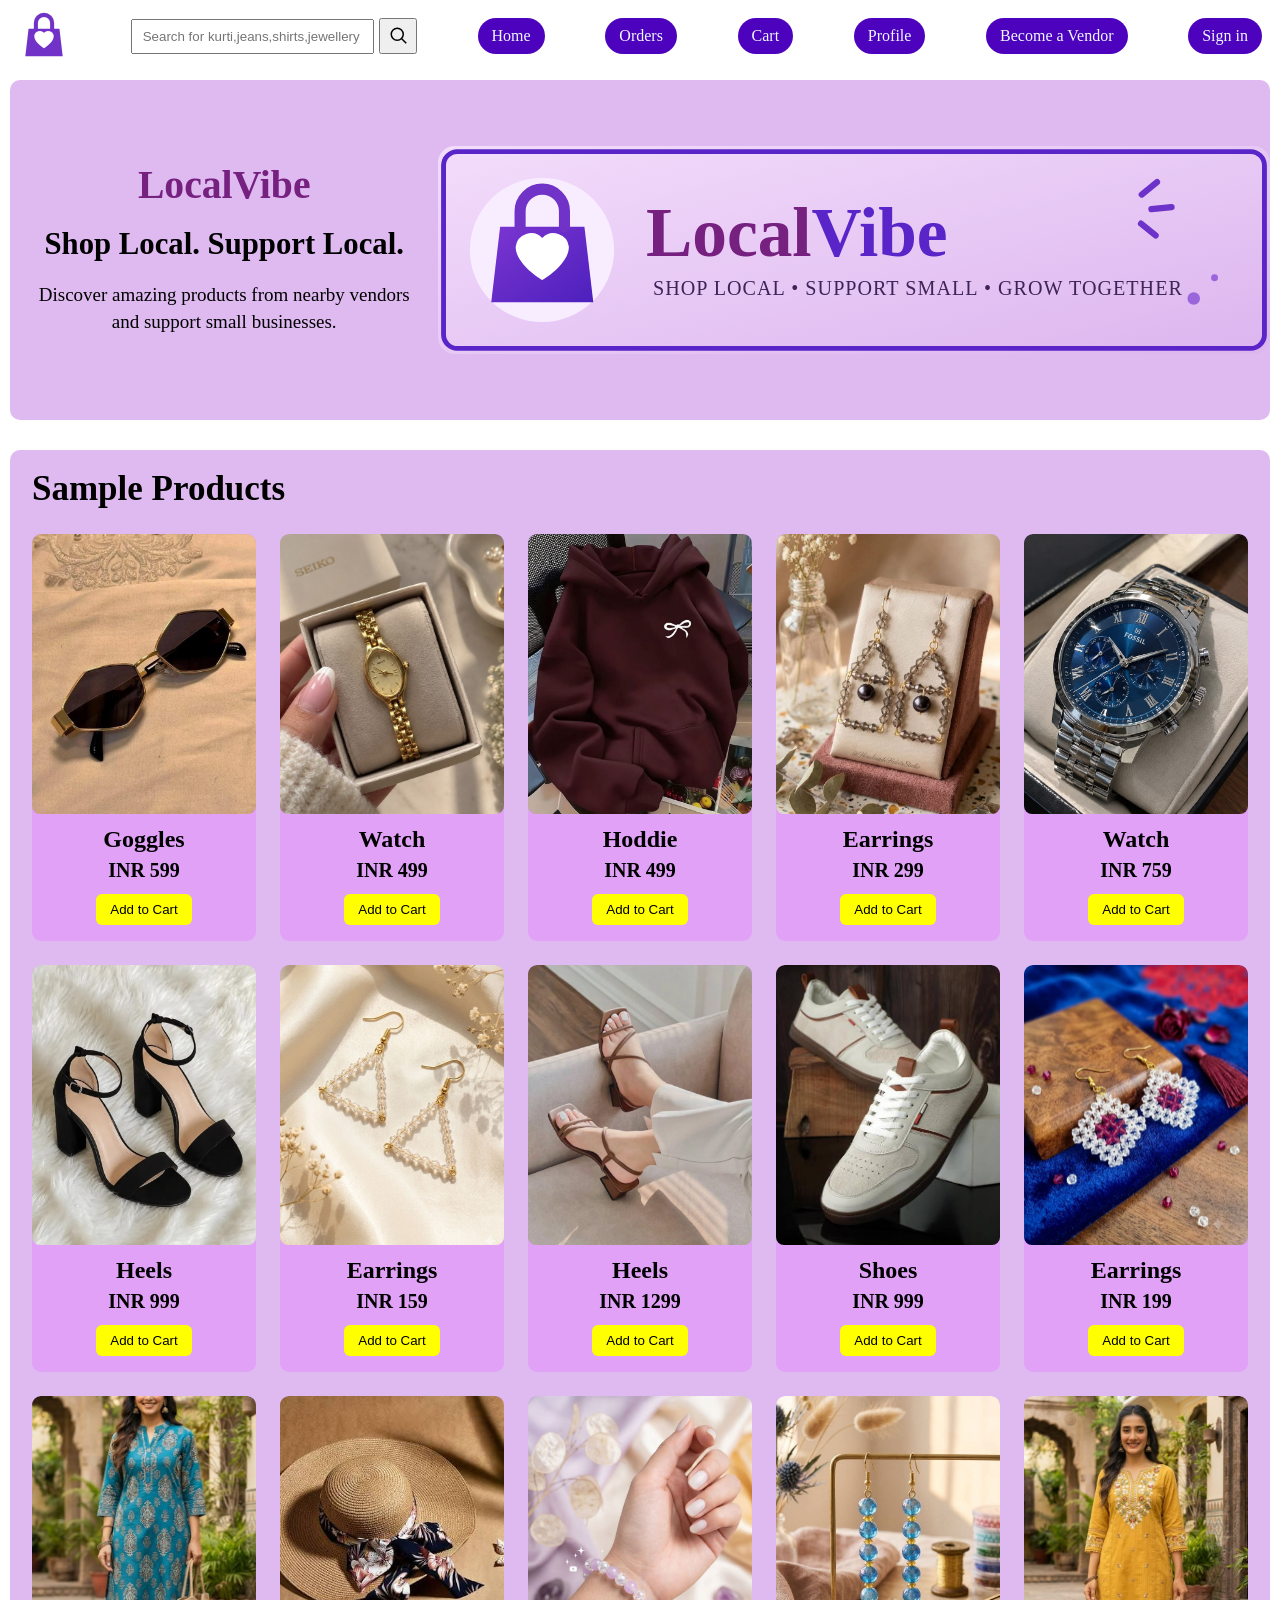
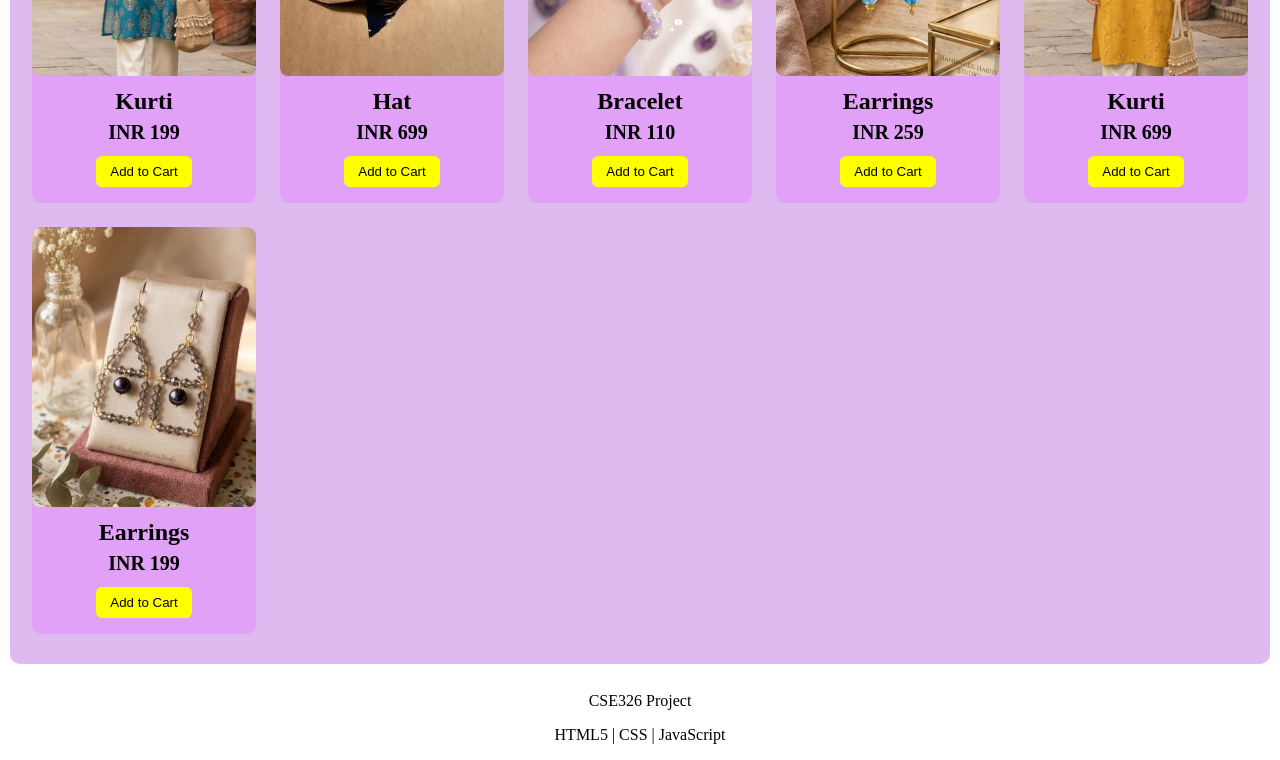
<file: index.html>
<!DOCTYPE html>
<html lang="en">
<head>
    <meta charset="UTF-8">
    <meta name="viewport" content="width=device-width, initial-scale=1.0">
    <meta name="description" content="online shopping of clothes,toys,fashion products,makeup">
    <link rel="stylesheet" href="style.css">
    <link rel="icon" type="image/svg+xml" href="./icon.svg">
    <title>LocalVibe: Online Shopping for Kids,Men,Women,Fashion & many more</title>
</head>
<body>
    <header>
        <nav aria-label="main navigation bar">
            <div class="flex-box">

                <img src="./icon.svg" alt="logo" loading="lazy"><!--width="250px" height="100px"-->
                <div>
                    <form action="/search" method="GET">
                    <input  id='search' type="text" name="q" placeholder="Search for kurti,jeans,shirts,jewellery & many more" id="search-input" autocomplete="off" required></input>
                    <button type="submit" >
                    <svg width="18" height="18" viewBox="0 0 24 24" fill="none" stroke="currentColor" stroke-width="2"><circle cx="11" cy="11" r="8"></circle><line x1="23" y1="23" x2="17" y2="17"></line></svg>
                    </button>
                    </form>
                </div>

                <div class="home"><a class="nav" href=index.html>Home</a> </div>
                <div class="home"><a class="nav" href=orders.html>Orders</a></div>
                <div class="home"><a class="nav" href=cart.html>Cart</a></div>
                <div class="home"><a class="nav" href=profile.html>Profile</a></div>
                <div class="home vendor-menu">
                    <a class="nav" href="vendor_signup.html">Become a Vendor</a>
                    <div class="vendor-dropdown">
                        <a href="vendor_signup.html">Vendor Sign Up</a>
                        <a href="vendor_signin.html">Vendor Sign In</a>
                    </div>
                </div> 
                <div class="home"><a class="nav" href=signin.html>Sign in</a></div>         
            </div>
        </nav>
    </header>

    <section class="flex-box2">
        <div class="xyz">
            <h1>LocalVibe</h1>
            <h2>Shop Local. Support Local.</h2>
            <p>Discover amazing products from nearby vendors and support small businesses.</p>
        </div>
        <div class="hero-image-wrap">
            <img class="hero-banner" src="./poster.svg" alt="LocalVibe - Shop local, support small businesses">
        </div>
    </section>

    
    <section class="products">
        <h2>Sample Products</h2>
        <div class="product_grid">
            <div class="product_card">
                <img src="./image1.jpeg" alt="goggles" loading="lazy">
                <h3>Goggles</h3>
                <p class="price">INR 599</p>
                <button type="button">Add to Cart</button>
            </div>

            <div class="product_card">
                <img src="./image2.jpeg" alt="watch" loading="lazy">
                <h3>Watch</h3>
                <p class="price">INR 499</p>
                <button type="button">Add to Cart</button>
            </div>

            <div class="product_card">
                <img src="./image3.jpeg" alt="Hoddie" loading="lazy">
                <h3>Hoddie</h3>
                <p class="price">INR 499</p>
                <button type="button">Add to Cart</button>
            </div>

            <div class="product_card">
                <img src="./image13.jpeg" alt="Earrings" loading="lazy">
                <h3>Earrings</h3>
                <p class="price">INR 299</p>
                <button type="button">Add to Cart</button>
            </div>

            <div class="product_card">
                <img src="./image4.jpeg" alt="Watch" loading="lazy">
                <h3>Watch</h3>
                <p class="price">INR 759</p>
                <button type="button">Add to Cart</button>
            </div>

            <div class="product_card">
                <img src="./image5.jpeg" alt="Heels" loading="lazy">
                <h3>Heels</h3>
                <p class="price">INR 999</p>
                <button type="button">Add to Cart</button>
            </div>

            <div class="product_card">
                <img src="./image8.jpeg" alt="Earrings" loading="lazy">
                <h3>Earrings</h3>
                <p class="price">INR 159</p>
                <button type="button">Add to Cart</button>
            </div>

            <div class="product_card">
                <img src="./image6.jpeg" alt="Heels" loading="lazy">
                <h3>Heels</h3>
                <p class="price">INR 1299</p>
                <button type="button">Add to Cart</button>
            </div>

            <div class="product_card">
                <img src="./image7.jpeg" alt="Shoes" loading="lazy">
                <h3>Shoes</h3>
                <p class="price">INR 999</p>
                <button type="button">Add to Cart</button>
            </div>

            <div class="product_card">
                <img src="./image11.jpeg" alt="earrings" loading="lazy">
                <h3>Earrings</h3>
                <p class="price">INR 199</p>
                <button type="button">Add to Cart</button>
            </div>

            <div class="product_card">
                <img src="./image15.jpeg" alt="Kurti" loading="lazy">
                <h3>Kurti</h3>
                <p class="price">INR 199</p>
                <button type="button">Add to Cart</button>
            </div>

            <div class="product_card">
                <img src="./image9.jpeg" alt="Hat" loading="lazy">
                <h3>Hat</h3>
                <p class="price">INR 699</p>
                <button type="button">Add to Cart</button>
            </div>

            <div class="product_card">
                <img src="./image10.jpeg" alt="Braclete" loading="lazy">
                <h3>Bracelet</h3>
                <p class="price">INR 110</p>
                <button type="button">Add to Cart</button>
            </div>

            <div class="product_card">
                <img src="./image12.jpeg" alt="earrings" loading="lazy">
                <h3>Earrings</h3>
                <p class="price">INR 259</p>
                <button type="button">Add to Cart</button>
            </div>

            <div class="product_card">
                <img src="./image14.jpeg" alt="Kurti" loading="lazy">
                <h3>Kurti</h3>
                <p class="price">INR 699</p>
                <button type="button">Add to Cart</button>
            </div>

            <div class="product_card">
                <img src="./image13.jpeg" alt="earrings" loading="lazy">
                <h3>Earrings</h3>
                <p class="price">INR 199</p>
                <button type="button">Add to Cart</button>
            </div>
        </div>
    </section>

    <footer style="text-align: center;">
        <p3>CSE326 Project</p3>
        <p>HTML5 | CSS | JavaScript</p>
    </footer>
</body>
</html>
</file>
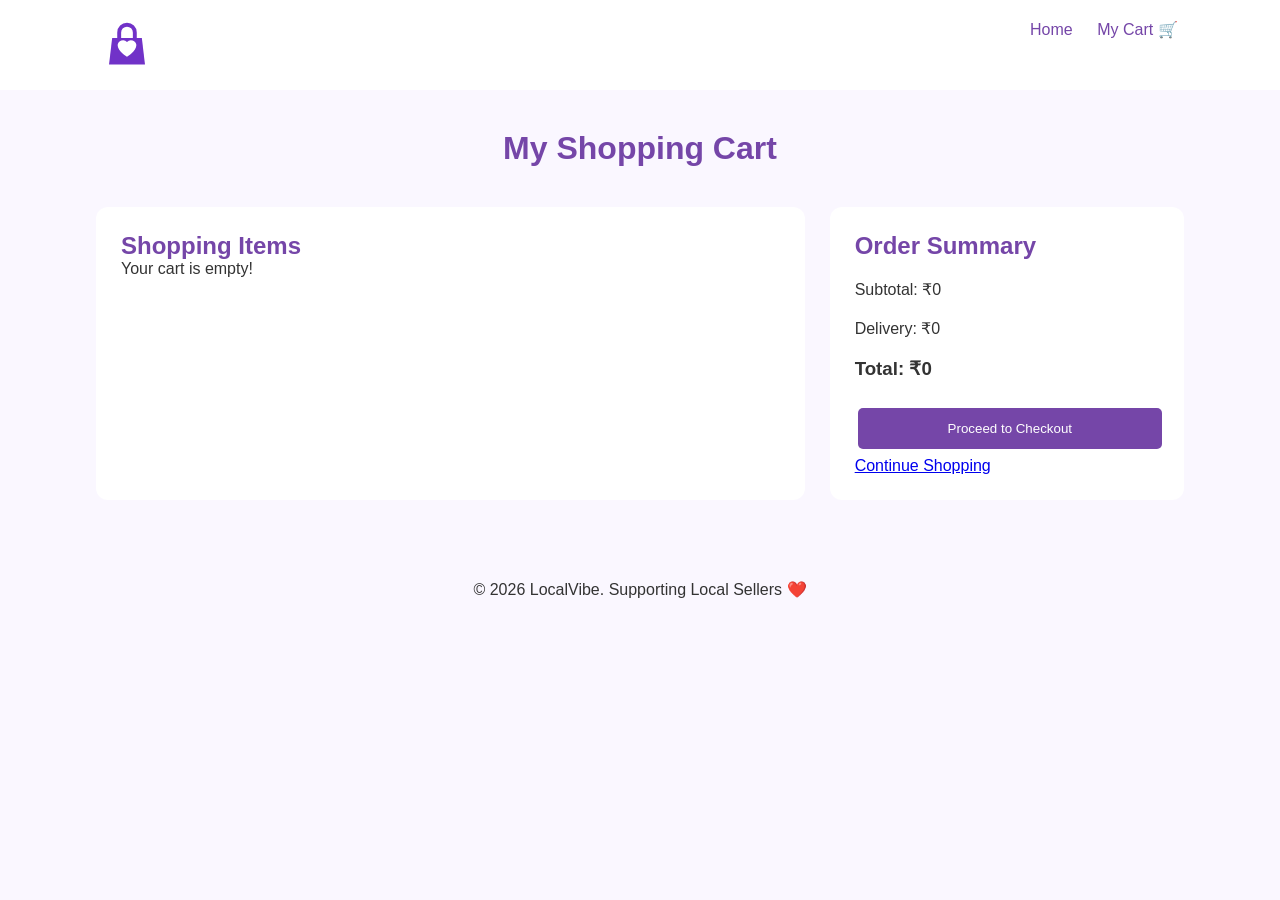
<file: cart.html>
<!DOCTYPE html>
<html lang="en">
<head>
    <meta charset="UTF-8">
    <meta name="viewport" content="width=device-width, initial-scale=1.0">
    <title>LocalVibe - My Cart</title>
</head>

<style>
* {
    margin: 0;
    padding: 0;
    box-sizing: border-box;
}

body {
    font-family: Arial;
    background: #faf7ff;
    color: #333;
}

header {
    background: white;
    padding: 20px 8%;
    display: flex;
    justify-content: space-between;
}

.logo, h1, h2 {
    color: #7546a8;
}

nav a {
    margin-left: 20px;
    text-decoration: none;
    color: #7546a8;
}

h1 {
    text-align: center;
    margin: 40px;
}

.container {
    width: 85%;
    margin: auto;
    display: grid;
    grid-template-columns: 2fr 1fr;
    gap: 25px;
}

.products, .summary {
    background: white;
    padding: 25px;
    border-radius: 12px;
}

.product {
    display: flex;
    gap: 15px;
    padding: 20px 0;
    border-bottom: 1px solid #ddd;
}

.product img {
    width: 90px;
    height: 90px;
    object-fit: cover;
    border-radius: 10px;
}

button {
    background: #7546a8;
    color: white;
    border: none;
    padding: 8px 13px;
    margin: 8px 3px;
    border-radius: 5px;
    cursor: pointer;
}

.remove {
    background: #e05252;
}

.summary p, .summary h3 {
    margin: 20px 0;
}

.summary button {
    width: 100%;
    padding: 13px;
}

footer {
    text-align: center;
    padding: 30px;
    margin-top: 50px;
}

@media(max-width:700px) {
    .container {
        grid-template-columns: 1fr;
    }
}
</style>
</head>

<body>

<header>
    <img src="icon.svg" alt="LocalVibes logo" loading="lazy" height="50px" width="50px">
    <nav>
        <a href="index.html">Home</a>
        <a href="cart.html">My Cart 🛒</a>
    </nav>
</header>

<h1>My Shopping Cart</h1>

<div class="container">

    <div class="products">
        <h2>Shopping Items</h2>
        <div id="cart-items"></div>
    </div>

    <div class="summary">
        <h2>Order Summary</h2>
        <p>Subtotal: ₹<span id="subtotal">0</span></p>
        <p>Delivery: ₹<span id="delivery">0</span></p>
        <h3>Total: ₹<span id="total">0</span></h3>

        <button onclick="checkout()">Proceed to Checkout</button>
        <a href="index.html">Continue Shopping</a>
    </div>

</div>

<footer>© 2026 LocalVibe. Supporting Local Sellers ❤️</footer>

<script>
let cart = JSON.parse(localStorage.getItem("cart")) || [];

function displayCart() {
    let box = document.getElementById("cart-items");
    let subtotal = 0;
    box.innerHTML = "";

    if (cart.length === 0)
        box.innerHTML = "<p>Your cart is empty!</p>";

    cart.forEach((item, i) => {
        subtotal += item.price * item.quantity;

        box.innerHTML += `
        <div class="product">
            <img src="${item.image || 'https://placehold.co/90x90'}">
            <div>
                <h3>${item.name}</h3>
                <p>₹${item.price}</p>
                <button onclick="changeQty(${i},-1)">-</button>
                ${item.quantity}
                <button onclick="changeQty(${i},1)">+</button>
                <button class="remove" onclick="removeItem(${i})">Remove</button>
            </div>
        </div>`;
    });

    let delivery = cart.length ? 50 : 0;

    document.getElementById("subtotal").innerText = subtotal;
    document.getElementById("delivery").innerText = delivery;
    document.getElementById("total").innerText = subtotal + delivery;
}

function saveCart() {
    localStorage.setItem("cart", JSON.stringify(cart));
    displayCart();
}

function changeQty(i, n) {
    cart[i].quantity += n;
    if (cart[i].quantity <= 0) cart.splice(i, 1);
    saveCart();
}

function removeItem(i) {
    cart.splice(i, 1);
    saveCart();
}

function checkout() {
    alert(cart.length ? "Thank you for shopping!" : "Your cart is empty!");
}

displayCart();
</script>

</body>
</html>
</file>
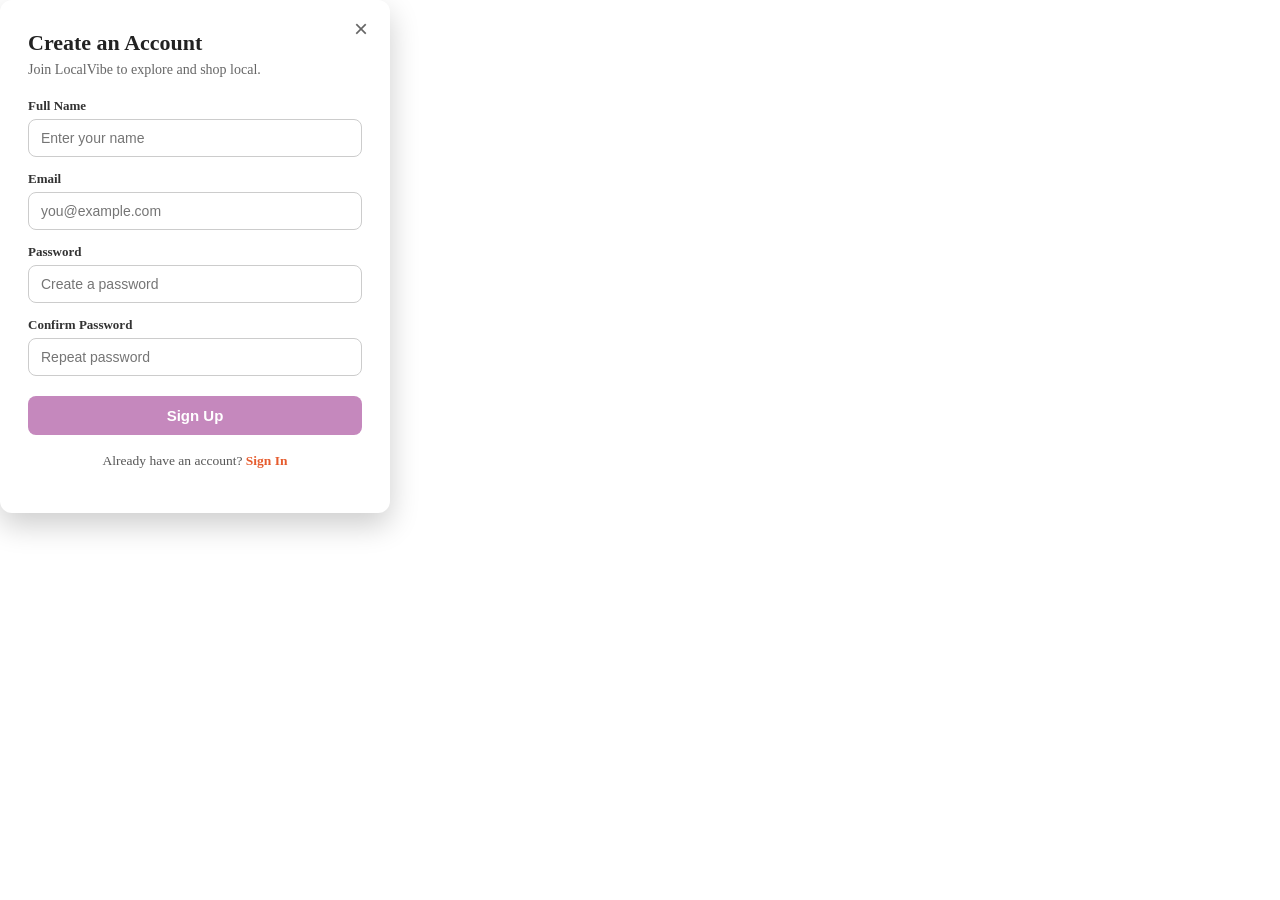
<file: create_account.html>
<!DOCTYPE html>
<html lang="en">
<head>
    <meta charset="UTF-8">
    <meta name="viewport" content="width=device-width, initial-scale=1.0">
    <title>Create Account</title>
    <link rel="stylesheet" href="style.css">
</head>
<body>
    
        <div class="auth-modal-box">
            <button class="close-btn" onclick="closeModal('signup-modal')">×</button>
            <h2>Create an Account</h2>
            <p class="modal-subtitle">Join LocalVibe to explore and shop local.</p>

            <form id="signup-form">
            <div class="input-group">
                <label for="signup-name">Full Name</label>
                <input type="text" id="signup-name" placeholder="Enter your name" required>
            </div>

            <div class="input-group">
                <label for="signup-email">Email</label>
                <input type="email" id="signup-email" placeholder="you@example.com" required>
            </div>

            <div class="input-group">
                <label for="signup-password">Password</label>
                <input type="password" id="signup-password" placeholder="Create a password" minlength="6" required>
            </div>

            <div class="input-group">
                <label for="signup-confirm">Confirm Password</label>
                <input type="password" id="signup-confirm" placeholder="Repeat password" required>
            </div>

            <button type="submit" class="auth-submit-btn">Sign Up</button>
            </form>

            <p class="modal-footer-text">
            Already have an account? 
            <a href="signin.html" onclick="switchModal('signup-modal', 'signin-modal')">Sign In</a>
            </p>
        </div>


</body>
</html>
</file>
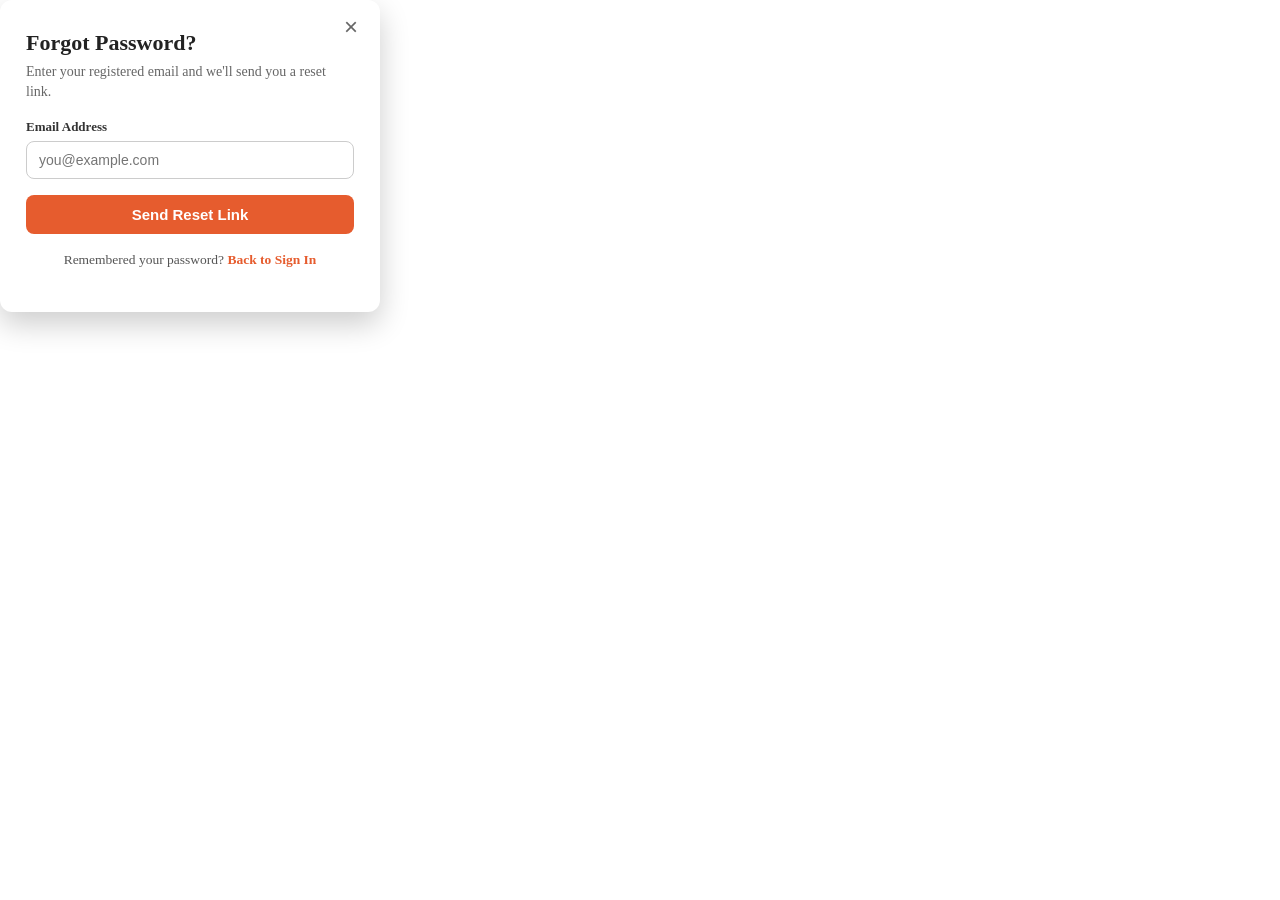
<file: forgot_password.html>
<!DOCTYPE html>
<html lang="en">
<head>
    <meta charset="UTF-8">
    <meta name="viewport" content="width=device-width, initial-scale=1.0">
    <title>Forgot Password</title>
    <link rel="stylesheet" href="style.css">
</head>
<body>
  <div class="forgot-box">
    <button class="forgot-close" onclick="closeForgotModal()">&times;</button>
    <h2>Forgot Password?</h2>
    <p class="forgot-subtitle">Enter your registered email and we'll send you a reset link.</p>

    <div id="reset-feedback" class="reset-success-msg">
      Reset link sent! Please check your inbox.
    </div>

    <form id="forgot-form">
      <div class="forgot-input-group">
        <label for="forgot-email">Email Address</label>
        <input type="email" id="forgot-email" placeholder="you@example.com" required>
      </div>

      <button type="submit" class="forgot-submit-btn">Send Reset Link</button>
    </form>

    <p class="forgot-footer">
      Remembered your password? 
      <a href="signin.html" onclick="backToSignIn()">Back to Sign In</a>
    </p>
  </div>

</body>
</html>
</file>
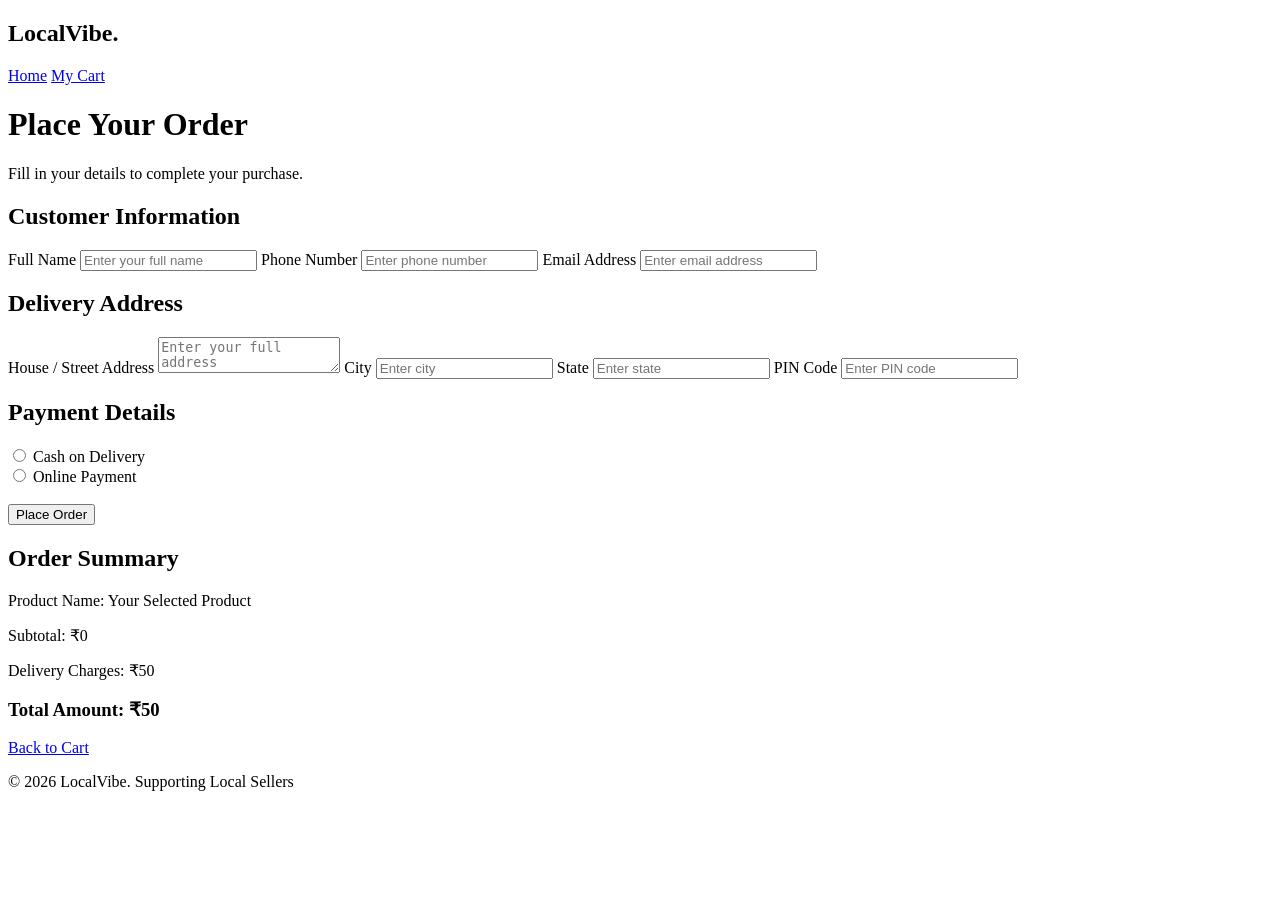
<file: order.html>
<!DOCTYPE html>
<html>
<head>
    <title>LocalVibe - Order Page</title>
</head>

<body>

    <!-- Header -->
    <header>
        <h2>LocalVibe.</h2>

        <nav>
            <a href="index.html">Home</a>
            <a href="cart.html">My Cart </a>
        </nav>
    </header>

    <!-- Page Heading -->
    <h1>Place Your Order</h1>
    <p>Fill in your details to complete your purchase.</p>

    <!-- Customer Information -->
    <section>
        <h2>Customer Information</h2>

        <form>

            <label>Full Name</label>
            <input type="text" placeholder="Enter your full name" required>

            <label>Phone Number</label>
            <input type="tel" placeholder="Enter phone number" required>

            <label>Email Address</label>
            <input type="email" placeholder="Enter email address" required>

            <h2>Delivery Address</h2>

            <label>House / Street Address</label>
            <textarea placeholder="Enter your full address" required></textarea>

            <label>City</label>
            <input type="text" placeholder="Enter city" required>

            <label>State</label>
            <input type="text" placeholder="Enter state" required>

            <label>PIN Code</label>
            <input type="text" placeholder="Enter PIN code" required>

            <h2>Payment Details</h2>

            <label>
                <input type="radio" name="payment" value="COD" required>
                Cash on Delivery
            </label>

            <br>

            <label>
                <input type="radio" name="payment" value="Online">
                Online Payment
            </label>

            <br><br>

            <button type="submit">Place Order</button>

        </form>
    </section>

    <!-- Order Summary -->
    <section>
        <h2>Order Summary</h2>

        <p>Product Name: Your Selected Product</p>
        <p>Subtotal: ₹0</p>
        <p>Delivery Charges: ₹50</p>

        <h3>Total Amount: ₹50</h3>

        <a href="cart.html">Back to Cart</a>
    </section>

    <!-- Footer -->
    <footer>
        <p>© 2026 LocalVibe. Supporting Local Sellers</p>
    </footer>

</body>
</html>
</file>
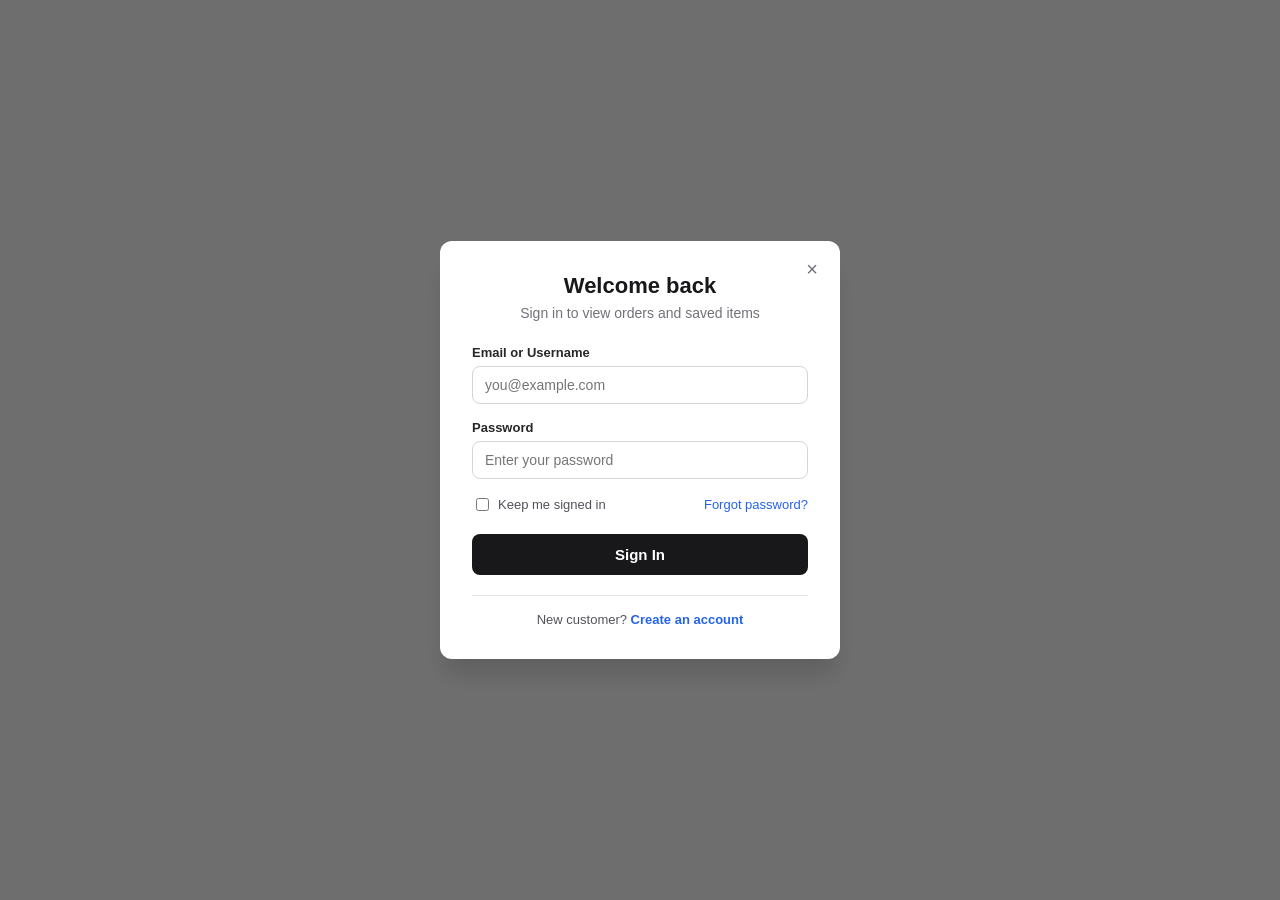
<file: profile.html>
<!DOCTYPE html>
<html lang="en">
<head>
    <meta charset="UTF-8">
    <meta name="viewport" content="width=device-width, initial-scale=1.0">
    <title>My Profile | LocalVibe</title>
    <link rel="stylesheet" href="profile.css">
</head>
<body>
<header class="topbar">
    <a class="brand" href="index.html">LocalVibe</a>
    <nav>
        <a href="index.html">Home</a>
        <a href="index.html#products">Shop</a>
        <a href="cart.html">Cart</a>
        <a class="active" href="profile.html">My Profile</a>
    </nav>
</header>

<main class="layout">
    <aside class="sidebar">
        <div class="avatar" id="avatar">U</div>
        <h2 id="sideName">My Profile</h2>
        <p id="sideEmail">Sign in to view your details</p>

        <a href="profile.html">My Profile</a>
        <a href="orders.html">My Orders</a>
        <a href="orders.html">Track Order</a>
        <a href="cart.html">My Cart</a>
        <a href="#" id="logout" class="logout">Logout</a>
    </aside>

    <section class="content">
        <div class="panel">
            <h2>Overview</h2>
            <div class="stats">
                <div><b id="orderCount">0</b><span>Total Orders</span></div>
                <div><b id="cartCount">0</b><span>In Cart</span></div>
                <div><b id="deliveryCount">0</b><span>On the Way</span></div>
            </div>
        </div>

        <div class="panel">
            <h2>Personal Details</h2>
            <div class="detail"><span>Full Name</span><p id="fullName">-</p></div>
            <div class="detail"><span>Email</span><p id="email">-</p></div>
            <div class="detail"><span>Phone</span><p id="phone">Not provided</p></div>
            <div class="detail"><span>Address</span><p id="address">Not provided</p></div>
        </div>

        <div class="panel">
            <h2>Recent Orders</h2>
            <div id="recentOrders">
                <p class="muted">No orders yet. Go to the shop and place your first order!</p>
            </div>
            <a class="button" href="orders.html">View All Orders</a>
        </div>
    </section>
</main>
<script src="profile.js"></script>
</body>
</html>
</file>
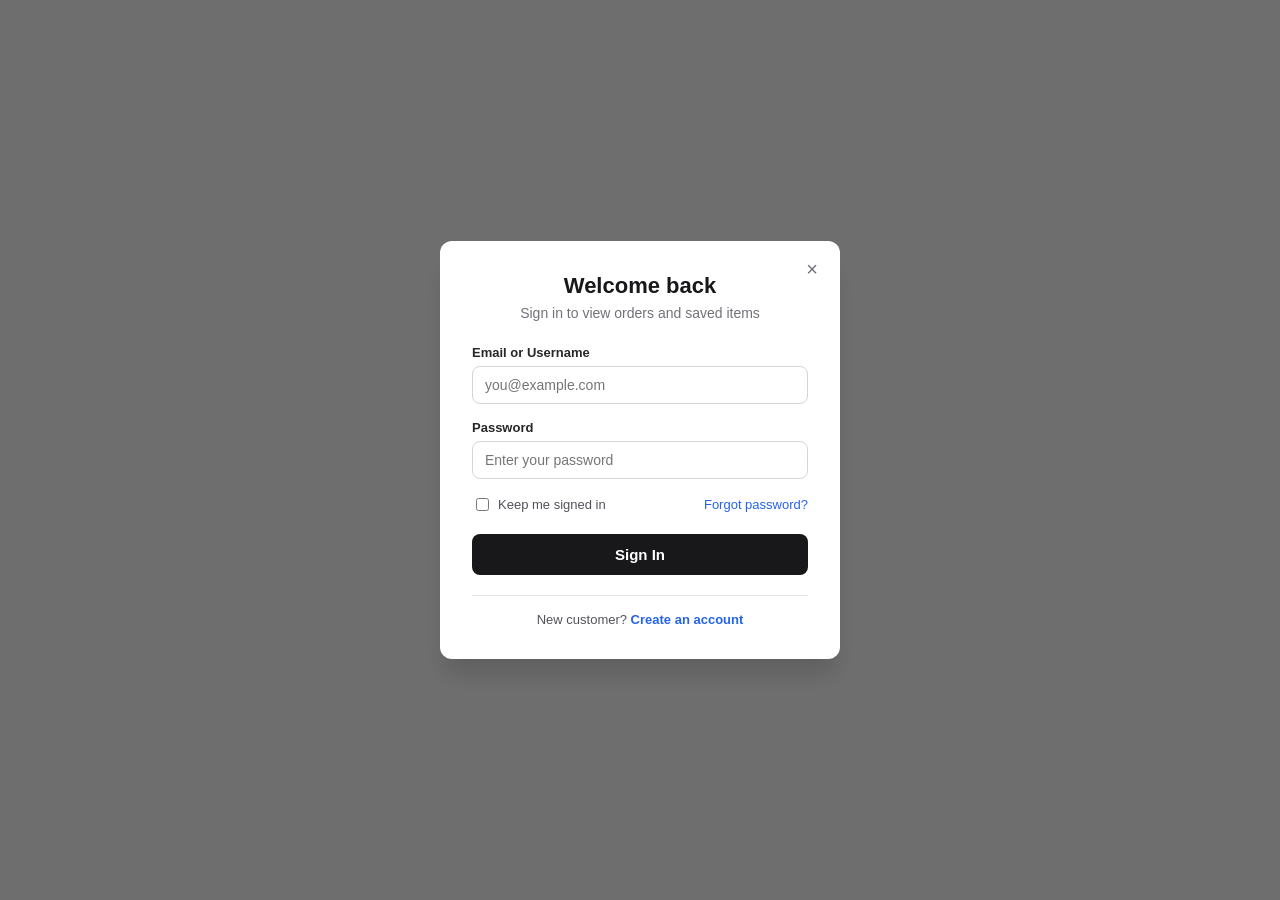
<file: signin.html>
<!DOCTYPE html>
<html lang="en">
<head>
    <meta charset="UTF-8">
    <meta name="viewport" content="width=device-width, initial-scale=1.0">
    <title>LocalVibe | Sign In</title>

<style>
  * {
    box-sizing: border-box;
    font-family: -apple-system, BlinkMacSystemFont, "Segoe UI", Roboto, sans-serif;
  }

  body {
    margin: 0;
    background-color: #f4f4f5;
  }

  .modal-overlay {
    position: fixed;
    inset: 0;
    background: rgba(0, 0, 0, 0.55);
    backdrop-filter: blur(3px);
    display: flex;
    align-items: center;
    justify-content: center;
    padding: 16px;
  }

  .login-box {
    background: #ffffff;
    width: 100%;
    max-width: 400px;
    padding: 32px;
    border-radius: 12px;
    box-shadow: 0 20px 25px -5px rgba(0, 0, 0, 0.15);
    position: relative;
  }

  .close-btn {
    position: absolute;
    top: 16px;
    right: 16px;
    background: none;
    border: none;
    font-size: 20px;
    color: #71717a;
    cursor: pointer;
  }

  .login-header {
    text-align: center;
    margin-bottom: 24px;
  }

  .login-header h2 {
    margin: 0 0 6px;
    font-size: 22px;
    color: #18181b;
  }

  .login-header p {
    margin: 0;
    font-size: 14px;
    color: #71717a;
  }

  .form-group {
    margin-bottom: 16px;
  }

  .form-group label {
    display: block;
    font-size: 13px;
    font-weight: 600;
    color: #27272a;
    margin-bottom: 6px;
  }

  .form-group input {
    width: 100%;
    padding: 10px 12px;
    border: 1px solid #d4d4d8;
    border-radius: 8px;
    font-size: 14px;
    outline: none;
    transition: border-color 0.2s;
  }

  .form-group input:focus {
    border-color: #2563eb;
  }

  .form-options {
    display: flex;
    justify-content: space-between;
    align-items: center;
    font-size: 13px;
    margin-bottom: 20px;
  }

  .form-options label {
    display: flex;
    align-items: center;
    gap: 6px;
    color: #52525b;
    cursor: pointer;
  }

  .form-options a {
    color: #2563eb;
    text-decoration: none;
    font-weight: 500;
  }

  .submit-btn {
    width: 100%;
    padding: 12px;
    background-color: #18181b;
    color: #ffffff;
    border: none;
    border-radius: 8px;
    font-size: 15px;
    font-weight: 600;
    cursor: pointer;
    transition: background-color 0.2s;
  }

  .submit-btn:hover {
    background-color: #27272a;
  }

  .modal-footer {
    margin-top: 20px;
    padding-top: 16px;
    border-top: 1px solid #e4e4e7;
    text-align: center;
    font-size: 13px;
    color: #52525b;
  }

  .modal-footer a {
    color: #2563eb;
    font-weight: 600;
    text-decoration: none;
  }
</style>
</head>
<body>

  <div class="modal-overlay" id="loginModal">
    <div class="login-box">
      <button class="close-btn" onclick="document.getElementById('loginModal').style.display='none'">&times;</button>
      
      <div class="login-header">
        <h2>Welcome back</h2>
        <p>Sign in to view orders and saved items</p>
      </div>

      <form>
        <div class="form-group">
          <label for="userId">Email or Username</label>
          <input type="text" id="userId" placeholder="you@example.com" required>
        </div>

        <div class="form-group">
          <label for="password">Password</label>
          <input type="password" id="password" placeholder="Enter your password" required>
        </div>

        <div class="form-options">
          <label><input type="checkbox"> Keep me signed in</label>
          <a href="forgot_password.html">Forgot password?</a>
        </div>

        <button type="submit" class="submit-btn">Sign In</button>
      </form>

      <div class="modal-footer">
        New customer? <a href="create_account.html">Create an account</a>
      </div>
    </div>
  </div>

</body>
</html>
</file>
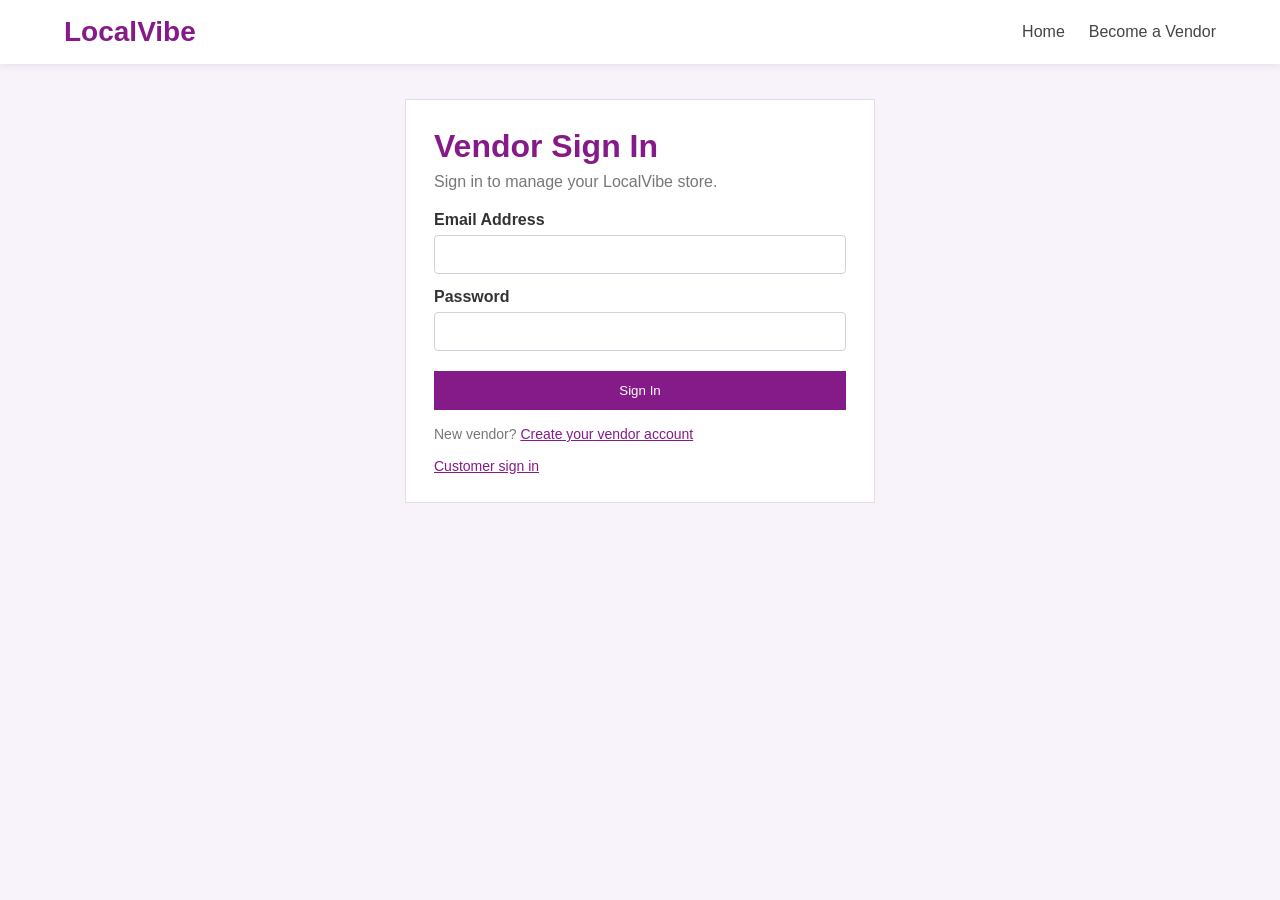
<file: vendor_signin.html>
<!DOCTYPE html>
<html lang="en">
<head>
    <meta charset="UTF-8">
    <meta name="viewport" content="width=device-width, initial-scale=1.0">
    <title>Vendor Sign In | LocalVibe</title>
    <link rel="stylesheet" href="profile.css">
</head>
<body>
<header class="topbar">
    <a class="brand" href="index.html">LocalVibe</a>
    <nav><a href="index.html">Home</a><a href="vendor_signup.html">Become a Vendor</a></nav>
</header>
<main class="auth-box">
    <h1>Vendor Sign In</h1>
    <p>Sign in to manage your LocalVibe store.</p>
    <form id="vendorLoginForm">
        <label for="vendorEmail">Email Address</label>
        <input id="vendorEmail" type="email" required>
        <label for="vendorPassword">Password</label>
        <input id="vendorPassword" type="password" required>
        <button type="submit">Sign In</button>
    </form>
    <p class="auth-note">New vendor? <a href="vendor_signup.html">Create your vendor account</a></p>
    <p class="auth-note"><a href="signin.html">Customer sign in</a></p>
</main>
<script src="profile.js"></script>
</body>
</html>
</file>
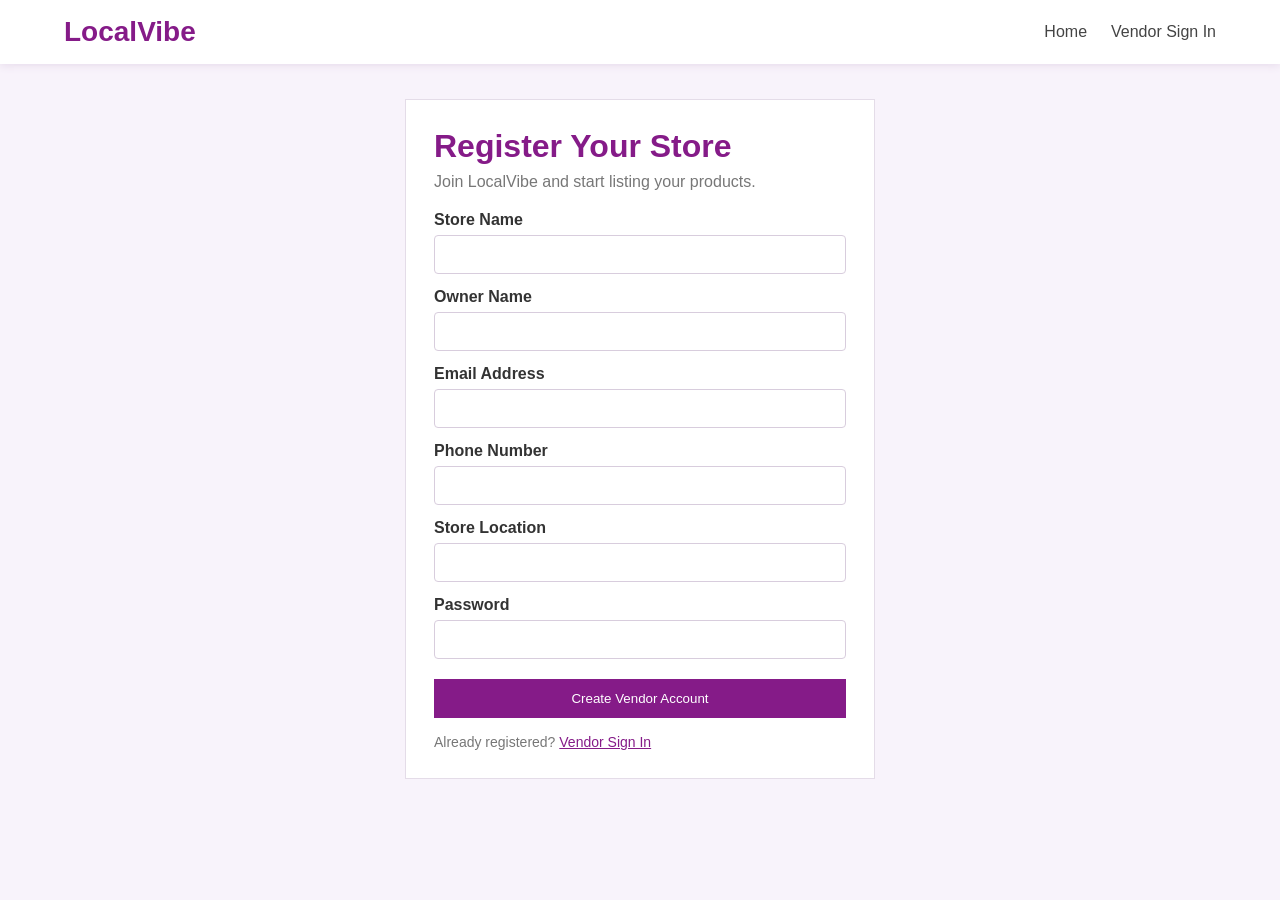
<file: vendor_signup.html>
<!DOCTYPE html>
<html lang="en">
<head>
    <meta charset="UTF-8">
    <meta name="viewport" content="width=device-width, initial-scale=1.0">
    <title>Become a Vendor | LocalVibe</title>
    <link rel="stylesheet" href="profile.css">
</head>
<body>
<header class="topbar">
    <a class="brand" href="index.html">LocalVibe</a>
    <nav><a href="index.html">Home</a><a href="vendor_signin.html">Vendor Sign In</a></nav>
</header>
<main class="auth-box">
    <h1>Register Your Store</h1>
    <p>Join LocalVibe and start listing your products.</p>
    <form id="vendorSignupForm">
        <label for="storeName">Store Name</label>
        <input id="storeName" type="text" required>
        <label for="vendorName">Owner Name</label>
        <input id="vendorName" type="text" required>
        <label for="newVendorEmail">Email Address</label>
        <input id="newVendorEmail" type="email" required>
        <label for="vendorPhone">Phone Number</label>
        <input id="vendorPhone" type="tel" required>
        <label for="vendorLocation">Store Location</label>
        <input id="vendorLocation" type="text" required>
        <label for="newVendorPassword">Password</label>
        <input id="newVendorPassword" type="password" minlength="6" required>
        <button type="submit">Create Vendor Account</button>
    </form>
    <p class="auth-note">Already registered? <a href="vendor_signin.html">Vendor Sign In</a></p>
</main>
<script src="profile.js"></script>
</body>
</html>
</file>
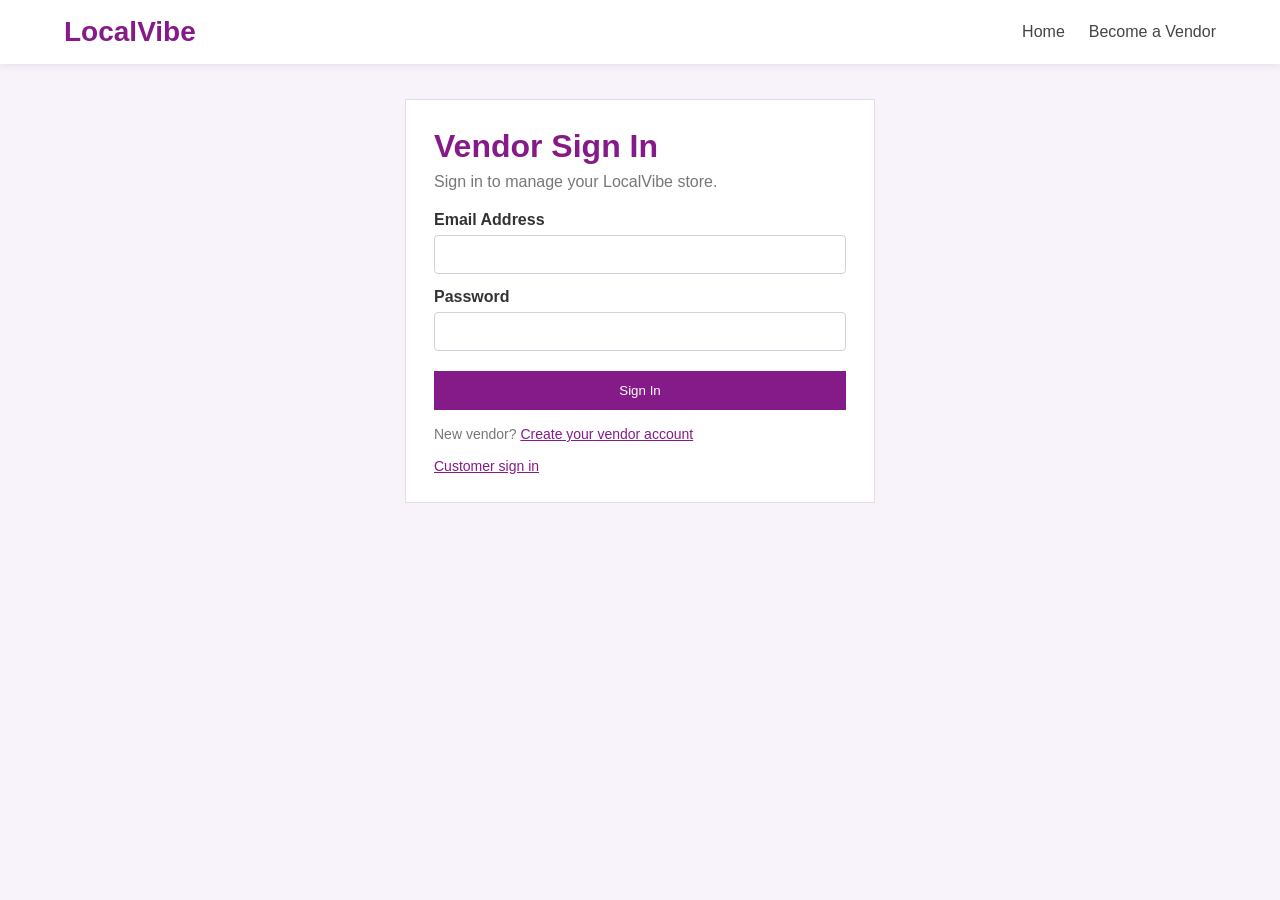
<file: vendorsdashboard.html>
<!DOCTYPE html>
<html lang="en">
<head>
    <meta charset="UTF-8">
    <meta name="viewport" content="width=device-width, initial-scale=1.0">
    <title>Vendor Dashboard - LocalVibe</title>

    <link rel="stylesheet" href="style.css">
    <link rel="stylesheet" href="vendorsdashboard.css">
</head>

<body>

    <header>
        <nav class="top-nav">
            <h2>♥ LocalVibe</h2>

            <a href="index.html">Home</a>
            <a href="vendorsdashboard.html">Dashboard</a>
            <a href="index.html">Home</a>
        </nav>
    </header>

    <div class="dashboard" id="vendorDashboard">

        <div class="sidebar">
            <h2>Vendor Panel</h2>

            <a href="#overview">Dashboard</a>
            <a href="#products">My Products</a>
            <a href="#orders">Orders</a>
            <a href="#store">Store Details</a>
            <a href="#addproduct">Add Product</a>
            <a href="#" id="vendorLogout">Logout</a>
        </div>

        <div class="content">

            <div class="welcome" id="overview">
                <h1 id="vendorWelcome">Welcome!</h1>
                <p>Manage your store and products with LocalVibe.</p>
            </div>

            <div class="section" id="store">
                <h2>My Store Details</h2>
                <p><b>Store Name:</b> <span id="vendorStoreName"></span></p>
                <p><b>Owner Name:</b> <span id="vendorOwnerName"></span></p>
                <p><b>Email Address:</b> <span id="vendorEmailDetail"></span></p>
                <p><b>Phone Number:</b> <span id="vendorPhoneDetail"></span></p>
                <p><b>Store Location:</b> <span id="vendorLocationDetail"></span></p>
            </div>

            <div class="section" id="addproduct">
                <h2>Add New Product</h2>

                <form>
                    <label>Product Name</label>
                    <input type="text" placeholder="Enter product name" required>

                    <label>Product Price</label>
                    <input type="number" placeholder="Enter price" required>

                    <label>Product Quantity</label>
                    <input type="number" placeholder="Enter quantity" required>

                    <button type="submit">Add Product</button>
                </form>
            </div>

        </div>
    </div>

    <script src="profile.js"></script>
</body>
</html>
</file>
<file: style.css>
.flex-box{
    display:flex;
    justify-content: space-around;
    align-items:top;
    height:55px;
    width:100%;
    gap:5px;
}

.home{
    height:20px;
    width:auto;
    font-size:15px;
    font-style: normal;
    background-color:rgb(77, 2, 189);
    padding:5px;
    border-radius:20px;
}

.nav{
    color:aliceblue;
    text-decoration:none;
}

.flex-box2{
    display:flex;
    justify-content:space-around;
    height:300px;
    width:100%; 
    background-color:rgb(223, 186, 241);
}

.xyz{
    height: 280px;
    width: 500px;
    padding: 5px;
    text-align: center;
}

.products{
    min-height:1000px;
    width:100%;
    margin: 32px auto;
    padding:0 20px;
    background-color:rgb(223, 186, 241);

}

.products h2{
    margin-top: 20px;
    font-size: 35px;
}

.product_grid{
    display:grid;
    grid-template-columns:repeat(4,1fr);
    gap:15px;
}

.product_card{
    width:320px;
    background-color:rgb(224, 161, 247);
}

.products img {
  width: 320px;;        
  height: 400px;        
  object-fit: cover;    
  border-radius: 8px;   
}

.products h3{
    margin:12px 0 6px;
    font-size: 24px;
    text-align: center;
}
.price{
    font-weight: bold;
    margin:0 0 12px;
    text-align: center;
    font-size: 20px;
}

.products button{
    padding: 8px 14px;
    border: none;
    border-radius: 6px;
    background: yellow;
    cursor:pointer;
    text-align: center;
    display:block;
    margin:0 auto;
}

.auth-modal-overlay {
  display: none; /* Hidden by default */
  position: fixed;
  top: 0;
  left: 0;
  width: 100%;
  height: 100%;
  background: rgba(0, 0, 0, 0.55);
  backdrop-filter: blur(4px);
  justify-content: center;
  align-items: center;
  z-index: 1000;
}

.auth-modal-overlay.active {
  display: flex;
}

.auth-modal-box {
  background: #ffffff;
  width: 90%;
  max-width: 390px;
  padding: 30px 28px;
  border-radius: 12px;
  position: relative;
  box-shadow: 0 12px 30px rgba(0, 0, 0, 0.2);
  animation: popIn 0.2s ease-out;
}

@keyframes popIn {
  from { transform: scale(0.95); opacity: 0; }
  to { transform: scale(1); opacity: 1; }
}

.close-btn {
  position: absolute;
  top: 14px;
  right: 16px;
  background: none;
  border: none;
  font-size: 24px;
  cursor: pointer;
  color: #666;
}

.close-btn:hover {
  color: #000;
}

.auth-modal-box h2 {
  margin: 0 0 6px;
  font-size: 22px;
  color: #222;
}

.modal-subtitle {
  margin: 0 0 20px;
  font-size: 14px;
  color: #666;
}

.input-group {
  margin-bottom: 14px;
  text-align: left;
}

.input-group label {
  display: block;
  font-size: 13px;
  font-weight: 600;
  margin-bottom: 5px;
  color: #333;
}

.input-group input {
  width: 100%;
  padding: 10px 12px;
  border: 1px solid #ccc;
  border-radius: 8px;
  font-size: 14px;
  box-sizing: border-box;
}

.input-group input:focus {
  outline: none;
  border-color: #c588bd; 
}

.auth-submit-btn {
  width: 100%;
  padding: 11px;
  background-color: #c588bd; 
  color: #fff;
  border: none;
  border-radius: 8px;
  font-size: 15px;
  font-weight: 600;
  cursor: pointer;
  margin-top: 6px;
}

.auth-submit-btn:hover {
  opacity: 0.92;
}

.modal-footer-text {
  text-align: center;
  margin-top: 18px;
  font-size: 13.5px;
  color: #555;
}

.modal-footer-text a {
  color: #e65c2e;
  font-weight: 600;
  text-decoration: none;
}

.modal-footer-text a:hover {
  text-decoration: underline;
}

.feedback-banner {
  display: none;
  background-color: #e7f6ec;
  color: #1e6b38;
  padding: 10px;
  border-radius: 6px;
  font-size: 13px;
  margin-bottom: 14px;
  border: 1px solid #b8e2c6;
}

.forgot-overlay {
  display: none;
  position: fixed;
  top: 0;
  left: 0;
  width: 100%;
  height: 100%;
  background: rgba(0, 0, 0, 0.55);
  backdrop-filter: blur(4px);
  justify-content: center;
  align-items: center;
  z-index: 1000;
}

.forgot-overlay.active {
  display: flex;
}

.forgot-box {
  background: #ffffff;
  width: 90%;
  max-width: 380px;
  padding: 30px 26px;
  border-radius: 12px;
  position: relative;
  box-shadow: 0 12px 30px rgba(0, 0, 0, 0.2);
  animation: fadePop 0.2s ease-out;
}

@keyframes fadePop {
  from { transform: scale(0.95); opacity: 0; }
  to { transform: scale(1); opacity: 1; }
}

.forgot-close {
  position: absolute;
  top: 12px;
  right: 16px;
  background: none;
  border: none;
  font-size: 24px;
  cursor: pointer;
  color: #666;
}

.forgot-close:hover {
  color: #000;
}

.forgot-box h2 {
  margin: 0 0 6px;
  font-size: 22px;
  color: #222;
}

.forgot-subtitle {
  margin: 0 0 18px;
  font-size: 14px;
  color: #666;
  line-height: 1.4;
}

.forgot-input-group {
  margin-bottom: 16px;
  text-align: left;
}

.forgot-input-group label {
  display: block;
  font-size: 13px;
  font-weight: 600;
  margin-bottom: 6px;
  color: #333;
}

.forgot-input-group input {
  width: 100%;
  padding: 10px 12px;
  border: 1px solid #ccc;
  border-radius: 8px;
  font-size: 14px;
  box-sizing: border-box;
}

.forgot-input-group input:focus {
  outline: none;
  border-color: #e65c2e;
}

.forgot-submit-btn {
  width: 100%;
  padding: 11px;
  background-color: #e65c2e;
  color: #fff;
  border: none;
  border-radius: 8px;
  font-size: 15px;
  font-weight: 600;
  cursor: pointer;
}

.forgot-submit-btn:hover {
  opacity: 0.92;
}

.forgot-footer {
  text-align: center;
  margin-top: 18px;
  font-size: 13.5px;
  color: #555;
}

.forgot-footer a {
  color: #e65c2e;
  font-weight: 600;
  text-decoration: none;
}

.forgot-footer a:hover {
  text-decoration: underline;
}

.reset-success-msg {
  display: none;
  background-color: #e7f6ec;
  color: #1e6b38;
  padding: 10px 12px;
  border-radius: 6px;
  font-size: 13px;
  margin-bottom: 14px;
  border: 1px solid #b8e2c6;
}


/* Homepage layout fixes */
* { box-sizing: border-box; }
body { margin: 0; }
.flex-box {
    min-height: 68px;
    height: auto;
    padding: 10px 18px;
    display: flex;
    justify-content: space-between;
    align-items: center;
    flex-wrap: wrap;
    gap: 14px;
}
.flex-box > img {
    width: 52px;
    height: 52px;
    object-fit: contain;
}
.flex-box form { display: flex; align-items: center; gap: 5px; }
.flex-box form input {
    width: clamp(150px, 19vw, 270px);
    min-width: 0;
    padding: 8px 10px;
}
.flex-box form button { height: 36px; min-width: 38px; }
.home {
    height: auto;
    padding: 9px 14px;
    white-space: nowrap;
    font-size: 16px;
}
.flex-box2 {
    display: grid;
    grid-template-columns: minmax(280px, 32%) minmax(0, 1fr);
    align-items: stretch;
    gap: 0;
    height: 300px;
    width: calc(100% - 20px);
    margin: 8px 10px 28px;
    overflow: hidden;
    border-radius: 10px;
}
.xyz {
    width: auto;
    height: 300px;
    padding: 10px 22px;
    display: flex;
    flex-direction: column;
    justify-content: center;
    align-items: center;
}
.xyz h1 { margin: 0 0 12px; }
.xyz h2 { margin: 8px 0 14px; }
.xyz small { line-height: 1.5; }
.hero-banner {
    display: block;
    width: 100%;
    height: 300px;
    object-fit: cover;
    object-position: center;
}
.products {
    width: calc(100% - 20px);
    min-height: 0;
    margin: 28px 10px;
    padding: 18px 22px 30px;
    border-radius: 10px;
}
.products h2 { margin: 0 0 24px; }
.product_grid {
    grid-template-columns: repeat(auto-fit, minmax(220px, 1fr));
    gap: 24px;
}
.product_card {
    width: 100%;
    min-width: 0;
    padding-bottom: 16px;
    border-radius: 9px;
    overflow: hidden;
}
.products img {
    display: block;
    width: 100%;
    height: 280px;
    object-fit: cover;
}
@media (max-width: 900px) {
    .flex-box { justify-content: center; }
    .flex-box2 { grid-template-columns: 1fr 1.4fr; }
    .xyz h1 { font-size: 38px !important; }
    .xyz h2 { font-size: 27px !important; }
}
@media (max-width: 620px) {
    .flex-box2 { height: auto; grid-template-columns: 1fr; }
    .xyz { height: auto; min-height: 230px; }
    .hero-banner { height: auto; min-height: 150px; }
    .products { padding: 15px; }
    .product_grid { grid-template-columns: repeat(2, minmax(0, 1fr)); gap: 12px; }
    .products img { height: 190px; }
}


/* Final homepage hero and spacing correction */
.flex-box2 {
    display: grid;
    grid-template-columns: minmax(320px, 34%) minmax(0, 66%);
    width: calc(100% - 20px);
    height: 340px;
    margin: 8px 10px 30px;
    padding: 0;
    gap: 0;
    overflow: hidden;
    background: rgb(223, 186, 241);
}
.flex-box2 > .xyz {
    width: 100%;
    height: 340px;
    min-width: 0;
    padding: 22px 28px;
    display: flex;
    flex-direction: column;
    justify-content: center;
    align-items: center;
    text-align: center;
    overflow: hidden;
}
.flex-box2 .xyz h1 {
    color: #762080 !important;
    font-size: clamp(34px, 3.1vw, 50px) !important;
    line-height: 1.1;
    margin: 0 0 18px;
}
.flex-box2 .xyz h2 {
    font-size: clamp(25px, 2.4vw, 38px) !important;
    line-height: 1.2;
    margin: 0 0 18px;
}
.flex-box2 .xyz p {
    width: 100%;
    max-width: 430px;
    margin: 0;
    font-size: 19px;
    line-height: 1.45;
}
.hero-image-wrap {
    width: 100%;
    height: 340px;
    min-width: 0;
    padding: 0;
    overflow: hidden;
}
.flex-box2 .hero-banner {
    display: block;
    width: 100%;
    height: 340px;
    max-width: 100%;
    object-fit: fill;
    object-position: center;
}
.products {
    margin-top: 30px;
    padding-top: 18px;
}
.products h2 {
    margin: 0 0 24px;
    line-height: 1.2;
}
.product_grid {
    align-items: start;
}
@media (max-width: 900px) {
    .flex-box2 {
        grid-template-columns: minmax(260px, 38%) minmax(0, 62%);
        height: 300px;
    }
    .flex-box2 > .xyz,
    .hero-image-wrap,
    .flex-box2 .hero-banner { height: 300px; }
    .flex-box2 > .xyz { padding: 16px; }
}
@media (max-width: 620px) {
    .flex-box2 {
        display: flex;
        flex-direction: column;
        height: auto;
    }
    .flex-box2 > .xyz {
        height: auto;
        min-height: 230px;
        padding: 24px 18px;
    }
    .hero-image-wrap {
        height: auto;
    }
    .flex-box2 .hero-banner {
        height: auto;
        aspect-ratio: 4 / 1;
        object-fit: contain;
    }
    .products { margin-top: 22px; }
}


/* Become a Vendor dropdown menu */
.vendor-menu {
    position: relative;
    cursor: pointer;
}

.vendor-dropdown {
    display: none;
    position: absolute;
    top: 100%;
    left: 0;
    min-width: 175px;
    background: white;
    border: 1px solid #dfbaf1;
    border-radius: 8px;
    padding: 6px;
    z-index: 1000;
    box-shadow: 0 4px 10px rgba(0, 0, 0, 0.15);
}

.vendor-menu:hover .vendor-dropdown,
.vendor-menu:focus-within .vendor-dropdown {
    display: block;
}

.vendor-dropdown a {
    display: block;
    padding: 10px;
    color: rgb(77, 2, 189);
    text-decoration: none;
    border-radius: 5px;
    white-space: nowrap;
}

.vendor-dropdown a:hover {
    background: rgb(223, 186, 241);
}
</file>
<file: profile.css>
* {
    margin: 0;
    padding: 0;
    box-sizing: border-box;
}

body {
    font-family: Arial, sans-serif;
    background: #f8f3fb;
    color: #333;
}

.topbar {
    background: white;
    padding: 16px 5%;
    display: flex;
    justify-content: space-between;
    align-items: center;
    gap: 20px;
    box-shadow: 0 2px 8px #e8ddec;
}

.brand {
    font-size: 28px;
    font-weight: bold;
    color: #851b88;
    text-decoration: none;
}

nav {
    display: flex;
    gap: 24px;
    flex-wrap: wrap;
}

nav a {
    color: #444;
    text-decoration: none;
}

nav a:hover, nav a.active {
    color: #851b88;
    font-weight: bold;
}

.layout {
    width: 88%;
    max-width: 1150px;
    margin: 30px auto;
    display: grid;
    grid-template-columns: 300px 1fr;
    gap: 22px;
    align-items: start;
}

.sidebar, .panel {
    background: white;
    border: 1px solid #e4dce8;
    padding: 24px;
}

.sidebar {
    text-align: center;
}

.avatar {
    width: 115px;
    height: 115px;
    border-radius: 50%;
    background: #851b88;
    color: white;
    margin: 0 auto 12px;
    display: flex;
    align-items: center;
    justify-content: center;
    font-size: 46px;
}

.sidebar h2 {
    font-size: 22px;
    margin-bottom: 6px;
}

.sidebar p {
    color: #777;
    margin-bottom: 18px;
    overflow-wrap: anywhere;
}

.sidebar > a:not(.logout) {
    display: block;
    padding: 11px;
    margin: 7px 0;
    background: #f3e8f7;
    border: 1px solid #e3d0eb;
    color: #851b88;
    text-decoration: none;
}

.sidebar > a:hover {
    background: #ead9f2;
}

.sidebar .logout {
    display: block;
    padding: 11px;
    margin-top: 8px;
    background: #fff0f0;
    color: #b22222;
    text-decoration: none;
    border: 1px solid #f1cccc;
}

.content {
    display: flex;
    flex-direction: column;
    gap: 22px;
}

.panel h2 {
    font-size: 21px;
    padding-bottom: 12px;
    margin-bottom: 17px;
    border-bottom: 2px solid #851b88;
    color: #851b88;
}

.stats {
    display: grid;
    grid-template-columns: repeat(3, 1fr);
    gap: 14px;
}

.stats div {
    background: #f3e8f7;
    border: 1px solid #e3d0eb;
    text-align: center;
    padding: 18px 8px;
}

.stats b {
    display: block;
    color: #851b88;
    font-size: 25px;
    margin-bottom: 5px;
}

.stats span {
    font-size: 14px;
    color: #555;
}

.detail {
    display: grid;
    grid-template-columns: 36% 1fr;
    gap: 10px;
    padding: 11px 6px;
    border-bottom: 1px solid #eee;
}

.detail span {
    color: #777;
}

.detail p {
    overflow-wrap: anywhere;
}

.hint, .muted {
    color: #777;
    margin-top: 15px;
    font-size: 14px;
}

.button {
    display: inline-block;
    margin-top: 14px;
    padding: 11px 20px;
    background: #851b88;
    color: white;
    text-decoration: none;
}

@media (max-width: 800px) {
    .topbar {
        flex-direction: column;
    }

    .layout {
        grid-template-columns: 1fr;
        width: 92%;
    }
}

@media (max-width: 500px) {
    .stats {
        grid-template-columns: 1fr;
    }

    .detail {
        grid-template-columns: 1fr;
        gap: 5px;
    }
}
/* Simple vendor sign-in and registration pages */
.auth-box {
    width: 92%;
    max-width: 470px;
    margin: 35px auto;
    padding: 28px;
    background: white;
    border: 1px solid #e4dce8;
}
.auth-box h1 {
    color: #851b88;
    margin-bottom: 8px;
}
.auth-box > p {
    color: #777;
    margin-bottom: 20px;
}
.auth-box label {
    display: block;
    margin: 14px 0 6px;
    font-weight: bold;
}
.auth-box input {
    width: 100%;
    padding: 11px;
    border: 1px solid #d8cddd;
    border-radius: 4px;
}
.auth-box button {
    width: 100%;
    padding: 12px;
    margin-top: 20px;
    background: #851b88;
    color: white;
    border: 0;
    cursor: pointer;
}
.auth-box .auth-note {
    margin: 16px 0 0;
    font-size: 14px;
}
.auth-note a {
    color: #851b88;
}
</file>
<file: vendorsdashboard.css>
body {
    margin: 0;
    font-family: Arial, sans-serif;
    background-color: #f8f2fc;
}

.top-nav {
    display: flex;
    justify-content: space-around;
    align-items: center;
    background-color: white;
    padding: 10px;
}

.top-nav h2 {
    color: purple;
}

.top-nav a {
    text-decoration: none;
    color: white;
    background-color: rgb(77, 2, 189);
    padding: 10px 15px;
    border-radius: 20px;
}

.dashboard {
    display: flex;
    gap: 20px;
    padding: 25px;
}

.sidebar {
    width: 220px;
    background-color: rgb(77, 2, 189);
    padding: 20px;
    border-radius: 10px;
}

.sidebar h2 {
    color: white;
}

.sidebar a {
    display: block;
    color: white;
    text-decoration: none;
    padding: 12px;
    margin: 8px 0;
}

.sidebar a:hover {
    background-color: #9b65dc;
}

.content {
    flex: 1;
}

.welcome {
    background-color: rgb(223, 186, 241);
    padding: 20px;
    border-radius: 10px;
}

.boxes {
    display: flex;
    gap: 15px;
    margin-top: 20px;
}

.box {
    background-color: white;
    padding: 20px;
    flex: 1;
    text-align: center;
    border-radius: 10px;
}

.box h2 {
    color: purple;
}

.section {
    background-color: white;
    padding: 20px;
    margin-top: 20px;
    border-radius: 10px;
}

table {
    width: 100%;
    border-collapse: collapse;
}

th, td {
    padding: 12px;
    text-align: left;
    border-bottom: 1px solid #ddd;
}

th {
    color: purple;
}

form label {
    display: block;
    margin-top: 15px;
}

form input {
    display: block;
    width: 90%;
    padding: 10px;
    margin-top: 5px;
}

form button {
    margin-top: 20px;
    padding: 10px 20px;
    background-color: rgb(77, 2, 189);
    color: white;
    border: none;
    border-radius: 20px;
    cursor: pointer;
}

@media (max-width: 700px) {
    .dashboard {
        flex-direction: column;
    }

    .sidebar {
        width: auto;
    }

    .boxes {
        flex-direction: column;
    }

    .top-nav {
        flex-wrap: wrap;
        gap: 10px;
    }
}
</file>
